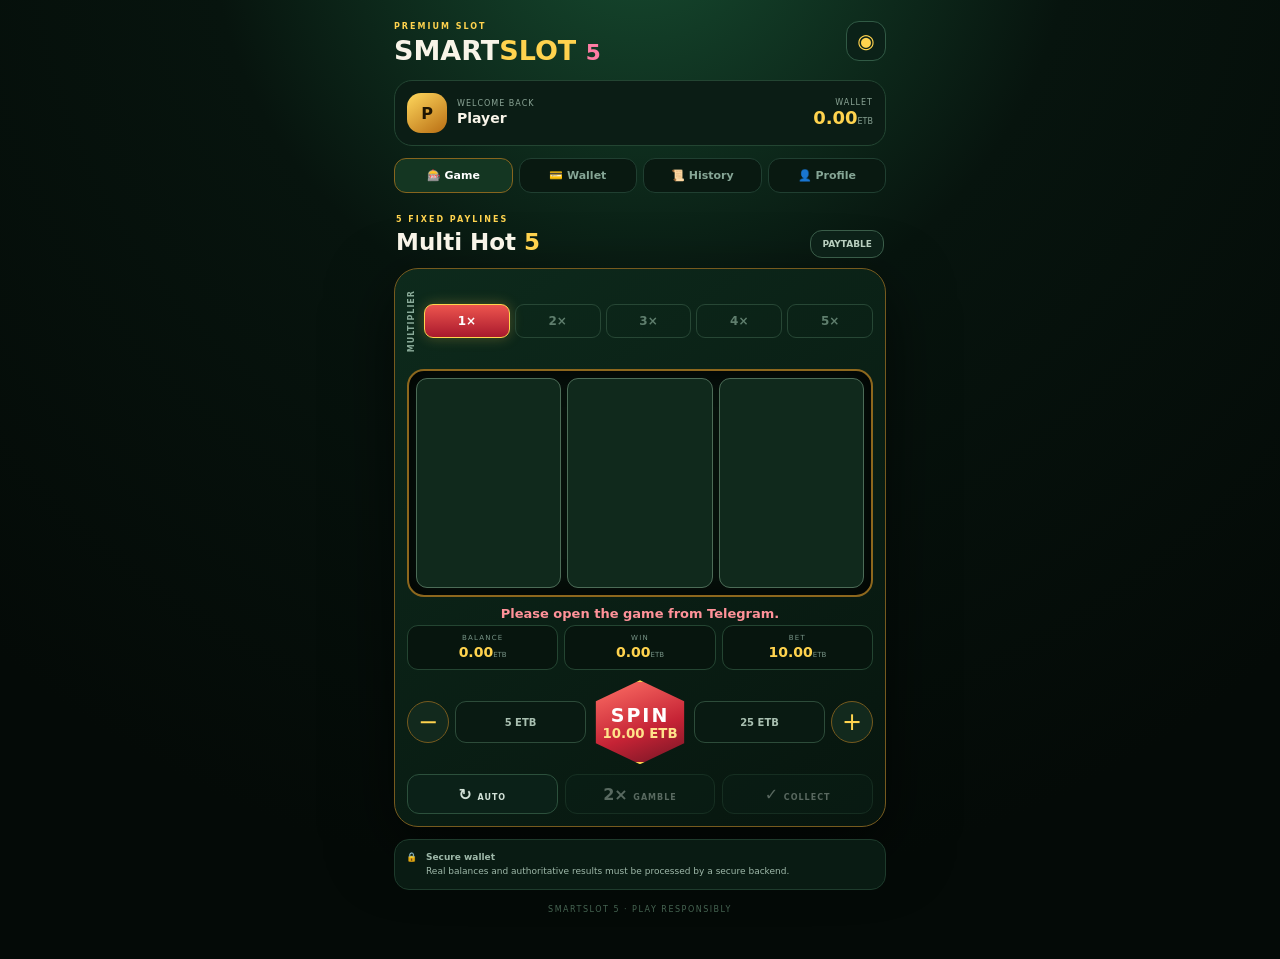
<file: index.html>
<!doctype html>
<html lang="en">
<head>
<meta charset="utf-8">
<meta name="viewport" content="width=device-width,initial-scale=1,viewport-fit=cover,user-scalable=no">
<meta name="theme-color" content="#06110d">
<title>SmartSlot 5</title>
<link rel="stylesheet" href="style.css">
<script src="https://telegram.org/js/telegram-web-app.js"></script>
</head>
<body>
<div class="app">
<header><div><small>PREMIUM SLOT</small><h1>SMART<span>SLOT</span> <b>5</b></h1></div><button id="profileBtn">◉</button></header>

<section class="user">
<div class="avatar" id="avatar">S</div><div class="who"><small>WELCOME BACK</small><strong id="playerName">Player</strong></div>
<div class="bal"><small>WALLET</small><b id="balance">0.00</b><i>ETB</i></div>
</section>

<nav>
<button class="tab active" data-screen="game">🎰 Game</button>
<button class="tab" data-screen="wallet">💳 Wallet</button>
<button class="tab" data-screen="history">📜 History</button>
<button class="tab" data-screen="profile">👤 Profile</button>
</nav>

<section id="screen-game" class="screen active">
<div class="title"><div><small>5 FIXED PAYLINES</small><h2>Multi Hot <em>5</em></h2></div><button id="payBtn" class="ghost">PAYTABLE</button></div>
<div class="machine">
<div class="mult-head"><label>MULTIPLIER</label><div id="mults"></div></div>
<div class="reels-wrap"><div id="reels"><div class="reel"><div class="strip"></div></div><div class="reel"><div class="strip"></div></div><div class="reel"><div class="strip"></div></div></div><div id="lines"></div></div>
<div id="status">Place your bet and spin.</div>
<div class="stats"><div><small>BALANCE</small><b id="gameBalance">0.00</b><i>ETB</i></div><div><small>WIN</small><b id="lastWin">0.00</b><i>ETB</i></div><div><small>BET</small><b id="betInfo">10.00</b><i>ETB</i></div></div>
<div class="controls"><button class="round" id="betDown">−</button><button class="bet-side" id="betPrev">5 ETB</button><button class="spin" id="spinBtn"><b>SPIN</b><small>10 ETB</small></button><button class="bet-side" id="betNext">25 ETB</button><button class="round" id="betUp">+</button></div>
<div class="quick"><button id="autoBtn">↻ <small>AUTO</small></button><button id="gambleBtn" class="disabled">2× <small>GAMBLE</small></button><button id="collectBtn" class="disabled">✓ <small>COLLECT</small></button></div>
</div>
<div class="notice">🔒 <span><b>Secure wallet</b><br>Real balances and authoritative results must be processed by a secure backend.</span></div>
</section>

<section id="screen-wallet" class="screen">
<div class="section"><small>ACCOUNT</small><h2>Wallet</h2></div>
<div class="wallet-hero"><small>AVAILABLE BALANCE</small><strong id="walletBalance">0.00 ETB</strong><div><button>＋ Deposit</button><button>↗ Withdraw</button></div></div>
<div class="card"><h3>Telebirr Deposit</h3><p>Send money to the Telebirr account below, then enter the amount and transaction ID. Balance changes only after admin approval.</p>
<div class="tele"><small>TELEBIRR</small><b>0920384625</b><strong>kenea</strong></div>
<label>Amount (ETB)<input id="depositAmount" type="number" min="1" step="1" placeholder="Enter amount"></label>
<label>Transaction ID<input id="depositTx" type="text" placeholder="Enter transaction ID"></label>
<button class="primary" id="depositSubmit">Submit deposit</button><div id="depositMsg" class="msg"></div></div>
<div class="card"><h3>Withdraw to Telebirr</h3><p>Withdrawal requests are reviewed by admin before payment.</p>
<label>Amount (ETB)<input id="withdrawAmount" type="number" min="1" step="1" placeholder="Enter amount"></label>
<label>Telebirr phone<input id="withdrawPhone" type="tel" placeholder="09xxxxxxxx"></label>
<button class="primary" id="withdrawSubmit">Submit withdrawal</button><div id="withdrawMsg" class="msg"></div></div>
</section>

<section id="screen-history" class="screen"><div class="section"><small>ACCOUNT</small><h2>History</h2></div><div id="history"><div class="empty">No transactions yet.</div></div></section>

<section id="screen-profile" class="screen"><div class="section"><small>PLAYER</small><h2>Profile</h2></div>
<div class="profile"><div class="avatar big" id="profileAvatar">S</div><h3 id="profileName">Player</h3><p id="profileUsername">Telegram player</p><div class="profile-grid"><div><small>GAMES</small><b id="games">0</b></div><div><small>TOTAL WON</small><b id="totalWon">0.00 ETB</b></div></div></div>
<div class="card"><h3>Telegram verification</h3><p id="contactState">Use the bot's contact-sharing button to verify your Telegram phone number.</p><button class="primary" id="contactBtn">Share contact in Telegram</button></div>
</section>
<footer>SMARTSLOT 5 · PLAY RESPONSIBLY</footer>
</div>

<div class="modal" id="payModal"><div class="modal-card"><button class="close" data-close="payModal">×</button><small>ORIGINAL GAME PAYTABLE</small><h2>Paytable</h2><div id="payRows"></div><p>5 fixed paylines: 3 rows + 2 diagonals. Line win = (bet ÷ 5) × symbol value × multiplier.</p></div></div>
<div class="modal" id="gambleModal"><div class="modal-card"><button class="close" data-close="gambleModal">×</button><small>OPTIONAL</small><h2>Gamble</h2><p>Guess the card color to double the current win.</p><div class="cardface">★</div><div class="gamble"><button id="red">♥ RED</button><button id="black">♠ BLACK</button></div><button class="secondary" id="takeWin">TAKE WIN</button></div></div>
<script src="app.js"></script>
</body></html>
</file>
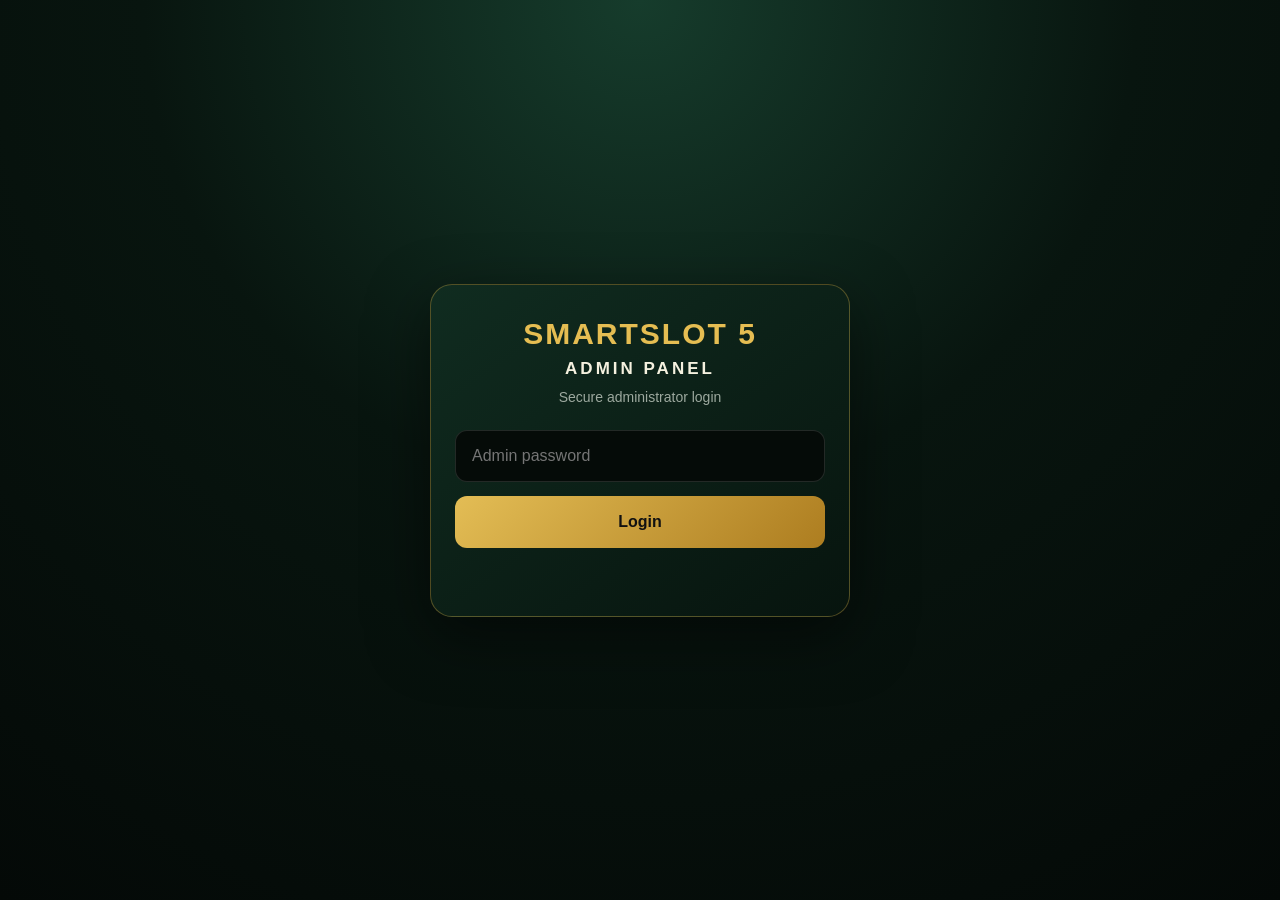
<file: admin.html>
<!DOCTYPE html>
<html lang="en">
<head>
  <meta charset="UTF-8">

  <meta
    name="viewport"
    content="width=device-width, initial-scale=1.0"
  >

  <title>SmartSlot 5 Admin</title>

  <link
    rel="stylesheet"
    href="admin.css"
  >
</head>

<body>

  <!-- ==============================
       LOGIN
  =============================== -->

  <section
    id="loginScreen"
    class="login-screen"
  >

    <div class="login-card">

      <div class="logo">
        SMARTSLOT 5
      </div>

      <div class="admin-title">
        ADMIN PANEL
      </div>

      <p class="subtitle">
        Secure administrator login
      </p>

      <input
        id="adminPassword"
        type="password"
        placeholder="Admin password"
        autocomplete="current-password"
      >

      <button
        id="loginBtn"
        type="button"
        class="primary-btn"
      >
        Login
      </button>

      <div
        id="loginError"
        class="error"
      ></div>

    </div>

  </section>


  <!-- ==============================
       ADMIN PANEL
  =============================== -->

  <section
    id="adminScreen"
    class="admin-screen hidden"
  >

    <header class="topbar">

      <div>
        <div class="brand">
          SMARTSLOT 5
        </div>

        <div class="admin-label">
          ADMIN PANEL
        </div>
      </div>

      <button
        id="logoutBtn"
        type="button"
        class="logout-btn hidden"
      >
        Logout
      </button>

    </header>


    <main class="container">

      <!-- ACTION BAR -->

      <div class="toolbar">

        <button
          id="refreshBtn"
          type="button"
          class="tool-btn"
        >
          🔄 Refresh
        </button>

        <button
          id="playersBtn"
          type="button"
          class="tool-btn"
        >
          👥 Players
        </button>

      </div>


      <!-- ==========================
           DEPOSITS
      =========================== -->

      <section class="panel">

        <div class="panel-header">

          <div>
            <h2>
              💰 Pending Deposits
            </h2>

            <p>
              Review player deposit requests
            </p>
          </div>

          <span
            id="depositCount"
            class="count"
          >
            0
          </span>

        </div>

        <div
          id="depositList"
          class="list"
        >
          <div class="empty">
            No pending deposits.
          </div>
        </div>

      </section>


      <!-- ==========================
           WITHDRAWALS
      =========================== -->

      <section class="panel">

        <div class="panel-header">

          <div>
            <h2>
              💸 Pending Withdrawals
            </h2>

            <p>
              Review Telebirr withdrawal requests
            </p>
          </div>

          <span
            id="withdrawCount"
            class="count"
          >
            0
          </span>

        </div>

        <div
          id="withdrawList"
          class="list"
        >
          <div class="empty">
            No pending withdrawals.
          </div>
        </div>

      </section>


      <!-- ==========================
           PLAYERS
      =========================== -->

      <section
        id="playersPanel"
        class="panel"
      >

        <div class="panel-header">

          <div>
            <h2>
              👥 Players
            </h2>

            <p>
              Registered SmartSlot players
            </p>
          </div>

        </div>

        <div
          id="playerList"
          class="list"
        >
          <div class="empty">
            Press Players to load players.
          </div>
        </div>

      </section>

    </main>


    <footer class="footer">
      SmartSlot 5 Admin
    </footer>

  </section>


  <script src="admin.js"></script>

</body>
</html>
</file>
<file: style.css>
*{box-sizing:border-box;-webkit-tap-highlight-color:transparent}html,body{margin:0;min-height:100%;background:#040a07;color:#f8f4e8;font-family:Inter,system-ui,sans-serif}body{background:radial-gradient(circle at 50% -10%,#174d31,#07140e 35%,#040a07 80%)}button,input{font:inherit}button{cursor:pointer}.app{width:min(100%,520px);margin:auto;padding:14px 14px 30px}header{display:flex;justify-content:space-between;align-items:center;padding-bottom:12px}header small,.section>small,.title small,.machine label,.modal-card>small{font-size:8px;letter-spacing:2px;color:#ffd34e;font-weight:800}h1{font-size:27px;line-height:1;margin:4px 0;font-weight:900}h1 span,h2 em{color:#ffd34e;font-style:normal}h1 b{color:#ff7da4;font-size:.8em}header button{width:40px;height:40px;border-radius:13px;border:1px solid #315a45;background:#0b2118;color:#ffd34e;font-size:20px}.user{display:flex;align-items:center;gap:10px;padding:12px;border:1px solid #234532;background:#0b1d15;border-radius:18px}.avatar{width:40px;height:40px;border-radius:14px;display:grid;place-items:center;background:linear-gradient(145deg,#ffd85d,#b86d13);color:#201603;font-weight:900}.who{flex:1}.who small,.bal small{display:block;color:#89a394;font-size:8px;letter-spacing:1px}.who strong{font-size:14px}.bal{text-align:right}.bal b{color:#ffd34e;font-size:18px}.bal i{font-style:normal;color:#89a394;font-size:8px}nav{display:grid;grid-template-columns:repeat(4,1fr);gap:6px;margin:12px 0}.tab{border:1px solid #203f31;background:#091911;color:#86a696;border-radius:12px;padding:10px 3px;font-size:11px;font-weight:800}.tab.active{color:#fff;background:#143622;border-color:#87651e}.screen{display:none}.screen.active{display:block}.title,.section{display:flex;align-items:end;justify-content:space-between;margin:14px 2px 10px}h2{margin:3px 0;font-size:23px}.ghost{background:#0c2118;border:1px solid #3a5d49;color:#b9cfbf;border-radius:12px;padding:8px 11px;font-size:9px;font-weight:800}.machine{background:linear-gradient(145deg,#0d2a1c,#07150e);border:1px solid #765a1e;border-radius:24px;padding:12px;box-shadow:0 22px 65px #0009}.mult-head{display:flex;gap:8px;align-items:center;margin-bottom:8px}.mult-head label{writing-mode:vertical-rl;transform:rotate(180deg);color:#89aa98;letter-spacing:1px}.mult-head>div{display:grid;grid-template-columns:repeat(5,1fr);gap:5px;flex:1}.mult{height:34px;border:1px solid #274735;border-radius:9px;display:grid;place-items:center;color:#5f7e6d;font-weight:900;font-size:12px}.mult.active{color:#fff;background:linear-gradient(#ed554e,#a9192d);border-color:#ffd34e;box-shadow:0 0 13px #ffd34e44}.reels-wrap{position:relative;padding:7px;border:2px solid #8d671d;border-radius:17px;background:#06110b;box-shadow:inset 0 0 30px #000}.reels-wrap #reels{display:grid;grid-template-columns:repeat(3,1fr);gap:6px;height:210px}.reel{overflow:hidden;border-radius:11px;border:1px solid #4c6c57;background:#10291c;position:relative}.strip{position:absolute;left:0;width:100%}.sym{height:70px;display:grid;place-items:center;font-size:43px;filter:drop-shadow(0 4px 3px #0008)}#lines{position:absolute;inset:7px;pointer-events:none}.winline{position:absolute;left:0;right:0;height:4px;background:#63f5a1;box-shadow:0 0 12px #63f5a1;border-radius:9px}.diag1{top:50%;transform:rotate(34deg)}.diag2{top:50%;transform:rotate(-34deg)}#status{text-align:center;min-height:23px;padding:9px 0 4px;color:#63f5a1;font-size:13px;font-weight:800}#status.lose{color:#ff9299}.stats{display:grid;grid-template-columns:repeat(3,1fr);gap:6px}.stats>div{background:#07150e;border:1px solid #244532;border-radius:11px;padding:8px;text-align:center}.stats small{display:block;color:#789487;font-size:7px;letter-spacing:1.2px}.stats b{color:#ffd34e;font-size:14px}.stats i{color:#789487;font-size:7px;font-style:normal}.controls{display:grid;grid-template-columns:42px 1fr 96px 1fr 42px;gap:6px;align-items:center;margin-top:10px}.round{width:42px;height:42px;border-radius:50%;background:#12291d;border:1px solid #765a1e;color:#ffd34e;font-size:24px}.bet-side{height:42px;background:#091a12;border:1px solid #2d4c3a;color:#a9c0b1;border-radius:11px;font-size:10px;font-weight:800}.spin{height:84px;border:2px solid #ffd34e;clip-path:polygon(50% 0,96% 25%,96% 75%,50% 100%,4% 75%,4% 25%);background:linear-gradient(160deg,#ff7166,#c52335 60%,#741525);color:#fff;display:flex;flex-direction:column;align-items:center;justify-content:center}.spin b{font-size:19px;letter-spacing:2px}.spin small{color:#ffe28a;font-weight:800}.quick{display:grid;grid-template-columns:repeat(3,1fr);gap:7px;margin-top:10px}.quick button{height:40px;background:#0b2118;border:1px solid #2c503c;color:#d2e1d7;border-radius:12px;font-weight:900}.quick small{font-size:8px;letter-spacing:1px}.quick .disabled{opacity:.4}.quick .on{border-color:#ffd34e}.notice{display:flex;gap:9px;margin-top:12px;background:#091b13;border:1px solid #1e3b2c;padding:11px;border-radius:15px;color:#9eb8a9;font-size:9px;line-height:1.5}.wallet-hero{background:linear-gradient(145deg,#173d28,#0a2117);border:1px solid #75591c;border-radius:20px;padding:18px;margin-bottom:12px}.wallet-hero small{font-size:8px;color:#9db4a6;letter-spacing:2px}.wallet-hero strong{display:block;color:#ffd34e;font-size:30px;margin:6px 0 16px}.wallet-hero button,.primary{border:0;border-radius:12px;padding:11px;background:linear-gradient(145deg,#ffe174,#c88a1d);color:#241a06;font-weight:900;font-size:11px}.wallet-hero>div{display:grid;grid-template-columns:1fr 1fr;gap:8px}.card{background:#0a1c14;border:1px solid #254836;border-radius:18px;padding:14px;margin-bottom:12px}.card h3{font-size:14px;margin:0}.card p{font-size:10px;line-height:1.6;color:#8fa99a}.tele{display:grid;grid-template-columns:1fr auto auto;gap:8px;background:#07140e;border:1px solid #294a38;border-radius:12px;padding:11px;align-items:center}.tele small{font-size:8px;color:#83a091}.tele b{font-size:14px}.tele strong{color:#ffd34e;font-size:11px}label{display:block;color:#8da698;font-size:9px;margin:9px 0}input{display:block;width:100%;margin-top:5px;background:#07140e;border:1px solid #294837;color:#fff;border-radius:11px;padding:12px;outline:0}.msg{color:#63f5a1;font-size:9px;min-height:16px;margin-top:6px}.primary{width:100%;margin-top:5px}.empty{text-align:center;color:#6f8c7c;padding:35px 10px;border:1px dashed #284938;border-radius:16px}.history-item{display:flex;justify-content:space-between;background:#0a1c14;border:1px solid #223f30;border-radius:14px;padding:12px;margin-bottom:8px;font-size:10px}.history-item small{display:block;color:#718d7e;margin-top:3px}.history-item strong{color:#ffd34e}.profile{text-align:center;background:#112c1f;border:1px solid #6b531c;border-radius:20px;padding:20px}.avatar.big{width:76px;height:76px;border-radius:24px;font-size:30px;margin:auto}.profile h3{margin:10px 0 2px}.profile p{margin:0;color:#779384;font-size:10px}.profile-grid{display:grid;grid-template-columns:1fr 1fr;gap:8px;margin-top:16px}.profile-grid div{background:#07140e;border-radius:12px;padding:10px}.profile-grid small{display:block;color:#708c7b;font-size:8px}.profile-grid b{color:#ffd34e;font-size:12px}footer{text-align:center;color:#466452;font-size:8px;letter-spacing:1.5px;padding:15px}.modal{position:fixed;inset:0;background:#000c;backdrop-filter:blur(8px);display:none;align-items:center;justify-content:center;padding:18px;z-index:50}.modal.open{display:flex}.modal-card{position:relative;width:min(100%,390px);background:linear-gradient(145deg,#102c1e,#07140e);border:1px solid #8a681f;border-radius:22px;padding:20px}.modal-card h2{margin:6px 0 15px}.close{position:absolute;right:12px;top:8px;border:0;background:transparent;color:#a9c0b0;font-size:28px}.payrow{display:grid;grid-template-columns:45px 1fr auto;align-items:center;padding:9px 0;border-bottom:1px dashed #244534}.payrow span{font-size:11px}.payrow b{color:#ffd34e;font-size:12px}.payicon{font-size:29px}.modal-card p{color:#799384;font-size:9px;line-height:1.6}.cardface{width:100px;height:135px;margin:15px auto;background:#fff;color:#b61e36;border-radius:13px;display:grid;place-items:center;font-size:40px}.gamble{display:grid;grid-template-columns:1fr 1fr;gap:8px}.gamble button{border:0;border-radius:12px;padding:12px;font-weight:900;color:#fff}.gamble button:first-child{background:#d93649}.gamble button:last-child{background:#181818;border:1px solid #555}.secondary{width:100%;margin-top:10px;border:1px solid #496050;background:#0c2118;color:#dce8df;padding:11px;border-radius:12px;font-weight:800}@media(max-width:360px){.app{padding:9px}.controls{grid-template-columns:34px 1fr 84px 1fr 34px}.round{width:34px}.reels-wrap #reels{height:180px}.sym{height:60px}.spin{height:74px}}
</file>
<file: admin.css>
* {
  box-sizing: border-box;
}

html,
body {
  margin: 0;
  padding: 0;
  min-height: 100%;
}

body {
  background:
    radial-gradient(
      circle at top,
      #163c2c 0%,
      #08150f 45%,
      #040907 100%
    );

  color: #f5f1df;

  font-family:
    Arial,
    Helvetica,
    sans-serif;
}


/* =================================
   COMMON
================================= */

.hidden {
  display: none !important;
}

button,
input {
  font: inherit;
}


/* =================================
   LOGIN
================================= */

.login-screen {
  min-height: 100vh;

  display: flex;

  align-items: center;

  justify-content: center;

  padding: 20px;
}

.login-card {
  width: 100%;

  max-width: 420px;

  padding: 32px 24px;

  border-radius: 22px;

  background:
    linear-gradient(
      145deg,
      #102c20,
      #07140e
    );

  border: 1px solid
    rgba(214, 171, 67, 0.35);

  box-shadow:
    0 20px 60px
    rgba(0, 0, 0, 0.5);

  text-align: center;
}

.logo {
  color: #e5bd52;

  font-size: 30px;

  font-weight: 900;

  letter-spacing: 2px;
}

.admin-title {
  margin-top: 8px;

  font-size: 17px;

  font-weight: 700;

  letter-spacing: 3px;
}

.subtitle {
  color: #9da99f;

  font-size: 14px;

  margin: 10px 0 25px;
}

.login-card input {
  width: 100%;

  height: 52px;

  padding: 0 16px;

  border-radius: 12px;

  border: 1px solid
    rgba(255, 255, 255, 0.12);

  background: #050b08;

  color: white;

  outline: none;

  margin-bottom: 14px;
}

.login-card input:focus {
  border-color: #d6ab43;
}

.primary-btn {
  width: 100%;

  height: 52px;

  border: 0;

  border-radius: 12px;

  background:
    linear-gradient(
      135deg,
      #e3bd55,
      #ad7d20
    );

  color: #111;

  font-weight: 900;

  cursor: pointer;
}

.primary-btn:disabled {
  opacity: 0.6;

  cursor: wait;
}

.error {
  min-height: 22px;

  margin-top: 14px;

  color: #ff6d6d;

  font-size: 14px;
}


/* =================================
   ADMIN SCREEN
================================= */

.admin-screen {
  min-height: 100vh;
}

.topbar {
  position: sticky;

  top: 0;

  z-index: 20;

  display: flex;

  justify-content: space-between;

  align-items: center;

  padding: 16px 20px;

  background:
    rgba(5, 13, 9, 0.94);

  backdrop-filter:
    blur(12px);

  border-bottom: 1px solid
    rgba(214, 171, 67, 0.2);
}

.brand {
  color: #e5bd52;

  font-size: 21px;

  font-weight: 900;

  letter-spacing: 1.5px;
}

.admin-label {
  margin-top: 3px;

  color: #87968c;

  font-size: 11px;

  letter-spacing: 2px;
}

.logout-btn {
  border: 1px solid
    rgba(255, 100, 100, 0.4);

  background: transparent;

  color: #ff8585;

  border-radius: 9px;

  padding: 9px 14px;

  cursor: pointer;
}


/* =================================
   CONTAINER
================================= */

.container {
  width: 100%;

  max-width: 1000px;

  margin: 0 auto;

  padding: 20px;
}


/* =================================
   TOOLBAR
================================= */

.toolbar {
  display: flex;

  gap: 10px;

  margin-bottom: 18px;
}

.tool-btn {
  border: 1px solid
    rgba(214, 171, 67, 0.3);

  background: #0c2117;

  color: #e5bd52;

  border-radius: 10px;

  padding: 10px 15px;

  cursor: pointer;

  font-weight: 700;
}

.tool-btn:active {
  transform: scale(0.97);
}


/* =================================
   PANELS
================================= */

.panel {
  margin-bottom: 20px;

  overflow: hidden;

  border-radius: 17px;

  background:
    linear-gradient(
      145deg,
      rgba(17, 43, 31, 0.96),
      rgba(7, 17, 12, 0.96)
    );

  border: 1px solid
    rgba(255, 255, 255, 0.07);

  box-shadow:
    0 12px 35px
    rgba(0, 0, 0, 0.25);
}

.panel-header {
  display: flex;

  justify-content: space-between;

  align-items: center;

  gap: 15px;

  padding: 18px;

  border-bottom: 1px solid
    rgba(255, 255, 255, 0.06);
}

.panel-header h2 {
  margin: 0;

  font-size: 17px;
}

.panel-header p {
  margin: 5px 0 0;

  color: #849289;

  font-size: 12px;
}

.count {
  min-width: 32px;

  height: 32px;

  display: flex;

  align-items: center;

  justify-content: center;

  border-radius: 50%;

  background: #d6ab43;

  color: #111;

  font-weight: 900;
}


/* =================================
   LIST
================================= */

.list {
  padding: 12px;
}

.empty {
  padding: 25px 15px;

  text-align: center;

  color: #7f8c83;

  font-size: 14px;
}


/* =================================
   TRANSACTION ITEM
================================= */

.item {
  margin-bottom: 10px;

  padding: 15px;

  border-radius: 13px;

  background:
    rgba(0, 0, 0, 0.22);

  border: 1px solid
    rgba(255, 255, 255, 0.05);
}

.item:last-child {
  margin-bottom: 0;
}

.item-row {
  display: flex;

  justify-content: space-between;

  gap: 15px;

  padding: 6px 0;

  border-bottom: 1px solid
    rgba(255, 255, 255, 0.04);
}

.label {
  color: #7f8c83;

  font-size: 12px;
}

.value {
  max-width: 70%;

  color: #f4f0df;

  font-size: 13px;

  text-align: right;

  overflow-wrap: anywhere;
}


/* =================================
   ACTIONS
================================= */

.actions {
  display: flex;

  gap: 9px;

  margin-top: 13px;
}

.actions button {
  flex: 1;

  min-height: 42px;

  border: 0;

  border-radius: 9px;

  font-weight: 800;

  cursor: pointer;
}

.actions button:disabled {
  opacity: 0.5;

  cursor: wait;
}

.approve {
  background: #218c58;

  color: white;
}

.reject {
  background: #9c3535;

  color: white;
}

.approve:active,
.reject:active {
  transform: scale(0.97);
}


/* =================================
   PLAYER
================================= */

.player {
  padding: 15px;

  margin-bottom: 9px;

  border-radius: 12px;

  background:
    rgba(0, 0, 0, 0.22);

  border: 1px solid
    rgba(255, 255, 255, 0.05);
}

.player:last-child {
  margin-bottom: 0;
}

.player-name {
  margin-bottom: 8px;

  color: #e5bd52;

  font-size: 16px;

  font-weight: 800;
}

.player-info {
  margin-top: 4px;

  color: #98a49b;

  font-size: 12px;
}


/* =================================
   FOOTER
================================= */

.footer {
  padding: 20px;

  text-align: center;

  color: #526158;

  font-size: 11px;
}


/* =================================
   MOBILE
================================= */

@media (
  max-width: 600px
) {

  .container {
    padding: 12px;
  }

  .topbar {
    padding: 14px;
  }

  .brand {
    font-size: 18px;
  }

  .panel-header {
    padding: 15px;
  }

  .item {
    padding: 13px;
  }

  .item-row {
    align-items: flex-start;
  }

  .value {
    max-width: 65%;
  }

  .actions {
    flex-direction: column;
  }

  .actions button {
    width: 100%;
  }
  }
</file>
